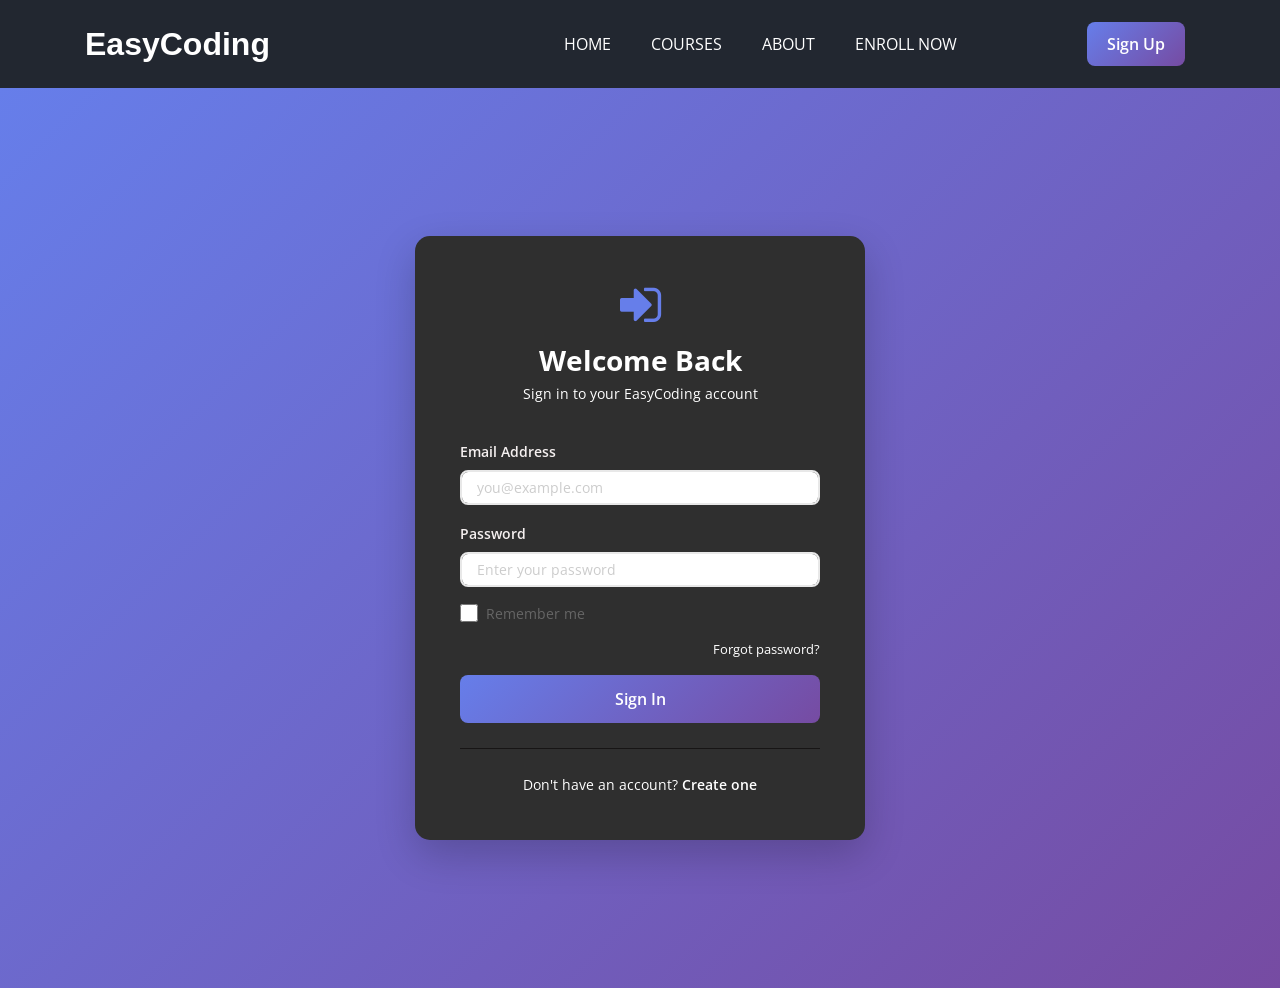
<file: login.html>
<!DOCTYPE html>
<html lang="en">
<head>
  <meta charset="utf-8" />
  <meta name="viewport" content="width=device-width, initial-scale=1" />
  <title>Login - EasyCoding</title>
  <link rel="stylesheet" href="css/bootstrap.css" />
  <link rel="stylesheet" href="css/font-awesome.min.css" />
  <link rel="stylesheet" href="css/style.css" />
  <style>
    .auth-page {
      min-height: 100vh;
      display: flex;
      align-items: center;
      justify-content: center;
      background: linear-gradient(135deg, #667eea 0%, #764ba2 100%);
      padding: 20px;
    }
    
    .auth-card {
      background: rgb(47, 47, 47);
      border-radius: 15px;
      box-shadow: 0 15px 40px rgba(0, 0, 0, 0.2);
      padding: 45px;
      max-width: 450px;
      width: 100%;
      animation: slideUp 0.5s ease-out;
    }
    
    @keyframes slideUp {
      from {
        opacity: 0;
        transform: translateY(30px);
      }
      to {
        opacity: 1;
        transform: translateY(0);
      }
    }
    
    .auth-header {
      text-align: center;
      margin-bottom: 35px;
    }
    
    .auth-icon {
      font-size: 48px;
      color: #667eea;
      margin-bottom: 15px;
      display: block;
    }
    
    .auth-header h1 {
      font-size: 28px;
      color: #333;
      margin-bottom: 5px;
      font-weight: 700;
    }
    
    .auth-header p {
      color: #999;
      font-size: 14px;
      margin: 0;
    }
    
    .form-group label {
      color: #f5f0f0;
      font-weight: 600;
      margin-bottom: 8px;
      font-size: 14px;
    }
    
    .form-control {
      border: 2px solid #e8e8e8;
      border-radius: 8px;
      padding: 12px 15px;
      font-size: 14px;
      transition: all 0.3s ease;
    }
    
    .form-control:focus {
      border-color: #667eea;
      box-shadow: 0 0 0 3px rgba(102, 126, 234, 0.1);
    }
    
    .form-control::placeholder {
      color: #ccc;
    }
    
    .btn-login {
      background: linear-gradient(135deg, #667eea 0%, #764ba2 100%);
      border: none;
      color: white;
      padding: 12px 20px;
      border-radius: 8px;
      font-weight: 600;
      width: 100%;
      margin-top: 15px;
      transition: all 0.3s ease;
      font-size: 16px;
    }
    
    .btn-login:hover {
      transform: translateY(-2px);
      box-shadow: 0 8px 20px rgba(102, 126, 234, 0.3);
      color: white;
    }
    
    .btn-login:active {
      transform: translateY(0);
    }
    
    .auth-footer {
      text-align: center;
      margin-top: 25px;
      padding-top: 25px;
      border-top: 1px solid #171515;
    }
    
    .auth-footer p {
      color: #666;
      font-size: 14px;
      margin: 0;
    }
    
    .auth-footer a {
      color: #667eea;
      text-decoration: none;
      font-weight: 600;
      transition: color 0.3s ease;
    }
    
    .auth-footer a:hover {
      color: #764ba2;
      text-decoration: underline;
    }
    
    .remember-me {
      display: flex;
      align-items: center;
      margin-top: 15px;
    }
    
    .remember-me input[type="checkbox"] {
      margin-right: 8px;
      width: 18px;
      height: 18px;
      cursor: pointer;
    }
    
    .remember-me label {
      color: #666;
      font-size: 14px;
      margin: 0;
      font-weight: 400;
      cursor: pointer;
    }
    
    .forgot-password {
      text-align: right;
      margin-top: 12px;
    }
    
    .forgot-password a {
      color: #667eea;
      text-decoration: none;
      font-size: 13px;
      transition: color 0.3s ease;
    }
    
    .forgot-password a:hover {
      color: #764ba2;
      text-decoration: underline;
    }
    
    /* Navbar styling for auth pages */
    .header_section {
      padding: 15px 0;
    }
    
    .header_section .navbar-brand span {
      font-weight: bold;
      font-size: 32px;
      color: #ffffff;
    }
    
    .header_section .nav-link {
      color: #120e0e !important;
      padding: 5px 20px;
      text-transform: uppercase;
      border-radius: 5px;
      transition: all 0.3s;
    }
    
    .header_section .nav-link:hover {
      color: #667eea !important;
      background-color: black;
      margin-left: 10px;
    }
    
    .header_section .order_online {
      background: linear-gradient(135deg, #667eea 0%, #764ba2 100%);
      color: black;
      padding: 8px 15px;
      border-radius: 5px;
      text-decoration: none;
      transition: all 0.3s;
    }
    
    .header_section .order_online:hover {
      transform: translateY(-2px);
      box-shadow: 0 5px 15px rgba(102, 126, 234, 0.3);
      color: black !important;
    }
    
    @media (max-width: 576px) {
      .auth-card {
        padding: 30px 20px;
      }
      
      .auth-header h1 {
        font-size: 24px;
      }
      
      .auth-icon {
        font-size: 40px;
      }
    }

    


  </style>
</head>
<body>
  <!-- header section -->
  <header class="header_section" style="position: relative; z-index: 1000; background: rgba(34, 40, 49, 0.95);">
    <div class="container">
      <nav class="navbar navbar-expand-lg custom_nav-container">
        <a class="navbar-brand" href="index.html">
          <span>EasyCoding</span>
        </a>
        <button class="navbar-toggler" type="button" data-toggle="collapse" data-target="#navbarSupportedContent" aria-controls="navbarSupportedContent" aria-expanded="false" aria-label="Toggle navigation">
          <span class=""></span>
        </button>
        <div class="collapse navbar-collapse" id="navbarSupportedContent">
          <ul class="navbar-nav mx-auto">
            <li class="nav-item">
              <a style="color: white !important;" class="nav-link" href="index.html">Home</a>
            </li>
            <li class="nav-item">
              <a style="color: white !important;" class="nav-link" href="menu.html">Courses</a>
            </li>
            <li class="nav-item">
              <a style="color: white !important;" class="nav-link" href="about.html">About</a>
            </li>
            <li class="nav-item">
              <a style="color: white !important;" class="nav-link" href="book.html">Enroll Now</a>
            </li>
          </ul>
          <div class="user_option">
            <a href="signup.html" class="order_online" aria-label="Sign up">Sign Up</a>
          </div>
        </div>
      </nav>
    </div>
  </header>
  <!-- end header section -->
  
  <div class="auth-page">
    <div class="auth-card">
      <div class="auth-header">
        <i class="auth-icon fa fa-sign-in" aria-hidden="true"></i>
        <h1>Welcome Back</h1>
        <p>Sign in to your EasyCoding account</p>
      </div>
      
      <form action="#" method="post" aria-label="Login form">
        <div class="form-group">
          <label for="email">Email Address</label>
          <input 
            id="email" 
            name="email" 
            type="email" 
            class="form-control" 
            placeholder="you@example.com" 
            required
            aria-required="true"
          >
        </div>
        
        <div class="form-group">
          <label for="password">Password</label>
          <input 
            id="password" 
            name="password" 
            type="password" 
            class="form-control" 
            placeholder="Enter your password" 
            required
            aria-required="true"
          >
        </div>
        
        <div class="remember-me">
          <input type="checkbox" id="remember" name="remember" aria-label="Remember me">
          <label for="remember">Remember me</label>
        </div>
        
        <div class="forgot-password">
          <a href="#" aria-label="Forgot password">Forgot password?</a>
        </div>
        
        <button type="submit" class="btn btn-login" aria-label="Sign in button">Sign In</button>
      </form>
      
      <div class="auth-footer">
        <p>Don't have an account? <a href="signup.html" aria-label="Go to signup page">Create one</a></p>
      </div>
    </div>
  </div>

  <script src="js/jquery-3.4.1.min.js"></script>
  <script src="js/bootstrap.js"></script>
</body>
</html>
</file>
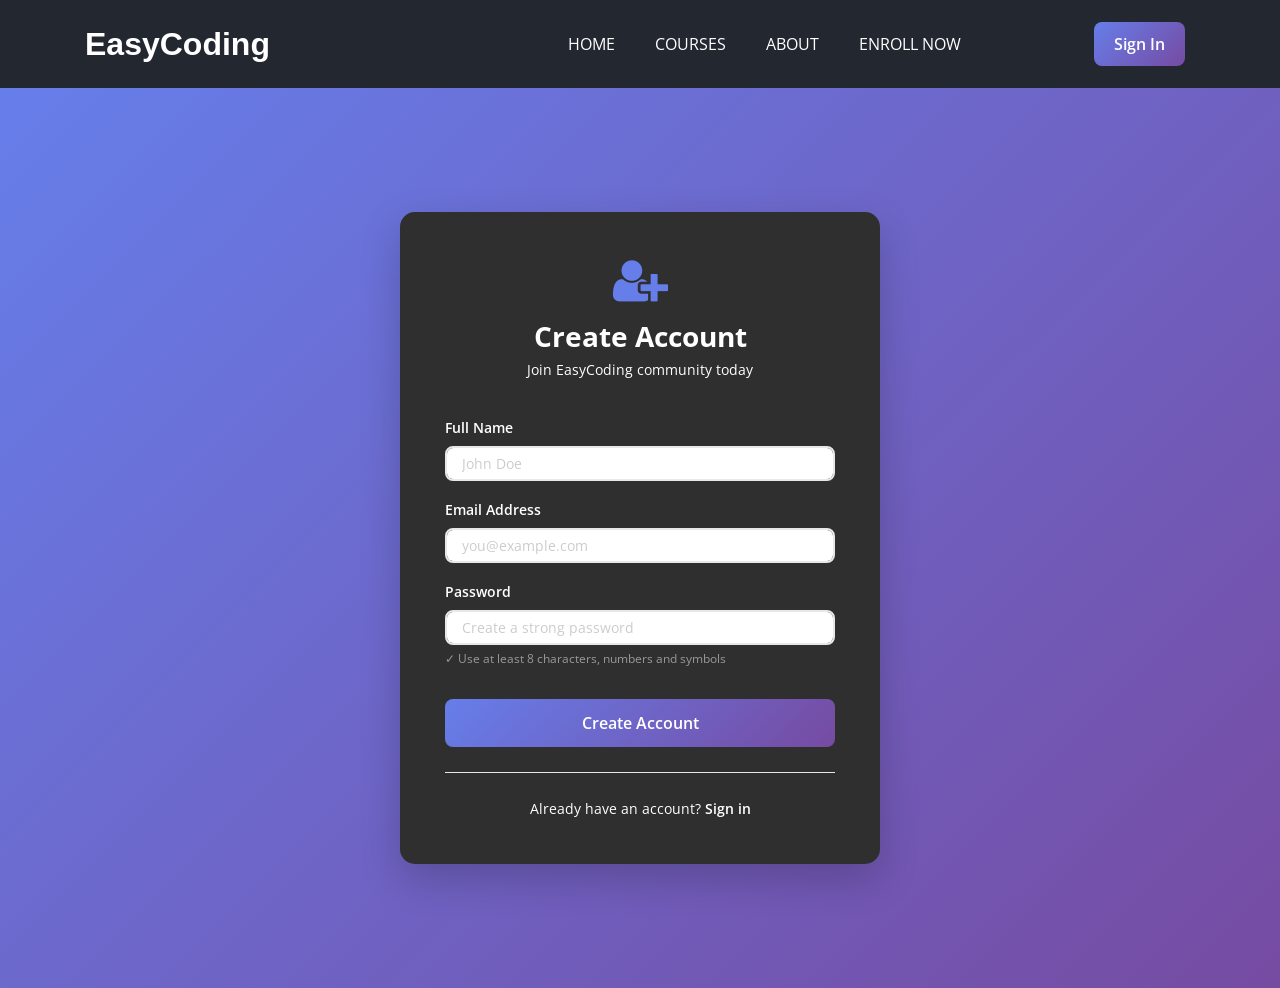
<file: signup.html>
<!DOCTYPE html>
<html lang="en">
<head>
  <meta charset="utf-8" />
  <meta name="viewport" content="width=device-width, initial-scale=1" />
  <title>Sign Up - EasyCoding</title>
  <link rel="stylesheet" href="css/bootstrap.css" />
  <link rel="stylesheet" href="css/font-awesome.min.css" />
  <link rel="stylesheet" href="css/style.css" />
  <style>
    .auth-page {
      min-height: 100vh;
      display: flex;
      align-items: center;
      justify-content: center;
      background: linear-gradient(135deg, #667eea 0%, #764ba2 100%);
      padding: 20px;
    }
    
    .auth-card {
      background: rgb(47, 47, 47);
      border-radius: 15px;
      box-shadow: 0 15px 40px rgba(0, 0, 0, 0.2);
      padding: 45px;
      max-width: 480px;
      width: 100%;
      animation: slideUp 0.5s ease-out;
    }
    
    @keyframes slideUp {
      from {
        opacity: 0;
        transform: translateY(30px);
      }
      to {
        opacity: 1;
        transform: translateY(0);
      }
    }
    
    .auth-header {
      text-align: center;
      margin-bottom: 35px;
    }
    
    .auth-icon {
      font-size: 48px;
      color: #667eea;
      margin-bottom: 15px;
      display: block;
    }
    
    .auth-header h1 {
      font-size: 28px;
      color: #333;
      margin-bottom: 5px;
      font-weight: 700;
    }
    
    .auth-header p {
      color: #999;
      font-size: 14px;
      margin: 0;
    }
    
    .form-group label {
      color: white;
      font-weight: 600;
      margin-bottom: 8px;
      font-size: 14px;
    }
    
    .form-control {
      border: 2px solid #e8e8e8;
      border-radius: 8px;
      padding: 12px 15px;
      font-size: 14px;
      transition: all 0.3s ease;
    }
    
    .form-control:focus {
      border-color: #667eea;
      box-shadow: 0 0 0 3px rgba(102, 126, 234, 0.1);
    }
    
    .form-control::placeholder {
      color: #ccc;
    }
    
    .btn-signup {
      background: linear-gradient(135deg, #667eea 0%, #764ba2 100%);
      border: none;
      color: white;
      padding: 12px 20px;
      border-radius: 8px;
      font-weight: 600;
      width: 100%;
      margin-top: 15px;
      transition: all 0.3s ease;
      font-size: 16px;
    }
    
    .btn-signup:hover {
      transform: translateY(-2px);
      box-shadow: 0 8px 20px rgba(102, 126, 234, 0.3);
      color: white;
    }
    
    .btn-signup:active {
      transform: translateY(0);
    }
    
    .auth-footer {
      text-align: center;
      margin-top: 25px;
      padding-top: 25px;
      border-top: 1px solid #e8e8e8;
    }
    
    .auth-footer p {
      color: #666;
      font-size: 14px;
      margin: 0;
    }
    
    .auth-footer a {
      color: #667eea;
      text-decoration: none;
      font-weight: 600;
      transition: color 0.3s ease;
    }
    
    .auth-footer a:hover {
      color: #764ba2;
      text-decoration: underline;
    }
    
    .password-hint {
      font-size: 12px;
      color: #999;
      margin-top: 5px;
    }
    
    /* Navbar styling for auth pages */
    .header_section {
      padding: 15px 0;
    }
    
    .header_section .navbar-brand span {
      font-weight: bold;
      font-size: 32px;
      color: #ffffff;
    }
    
    .header_section .nav-link {
      color: #ffffff !important;
      padding: 5px 20px;
      text-transform: uppercase;
      border-radius: 5px;
      transition: all 0.3s;
    }
    
    .header_section .nav-link:hover {
      color: #667eea !important;
      background-color: white;
      margin-left: 10px;
    }
    
    .header_section .order_online {
      background: linear-gradient(135deg, #667eea 0%, #764ba2 100%);
      color: white;
      padding: 8px 15px;
      border-radius: 5px;
      text-decoration: none;
      transition: all 0.3s;
    }
    
    .header_section .order_online:hover {
      transform: translateY(-2px);
      box-shadow: 0 5px 15px rgba(102, 126, 234, 0.3);
      color: white;
    }
    
    @media (max-width: 576px) {
      .auth-card {
        padding: 30px 20px;
      }
      
      .auth-header h1 {
        font-size: 24px;
      }
      
      .auth-icon {
        font-size: 40px;
      }
    }

    /* Dark Mode CSS Variables */
    :root {
      --bg-color: #ffffff;
      --text-color: #333333;
      --secondary-text: #666666;
      --border-color: #e8e8e8;
      --card-bg: #ffffff;
      --header-bg: rgba(255, 255, 255, 0.95);
      --shadow: rgba(0, 0, 0, 0.08);
    }

    body.dark-mode {
      --bg-color: #1a1a1a;
      --text-color: #e8e8e8;
      --secondary-text: #b0b0b0;
      --border-color: #333333;
      --card-bg: #2a2a2a;
      --header-bg: rgba(26, 26, 26, 0.95);
      --shadow: rgba(0, 0, 0, 0.3);
    }

    body {
      background-color: var(--bg-color);
      color: var(--text-color);
      transition: background-color 0.3s ease, color 0.3s ease;
    }

    body.dark-mode .auth-card {
      background-color: var(--card-bg);
      color: var(--text-color);
      box-shadow: 0 10px 40px var(--shadow);
    }

    body.dark-mode .auth-header h1 {
      color: var(--text-color);
    }

    body.dark-mode .auth-header p {
      color: var(--secondary-text);
    }


  </style>
</head>
<body>
  <!-- header section -->
  <header class="header_section" style="position: relative; z-index: 1000; background: rgba(34, 40, 49, 0.95);">
    <div class="container">
      <nav class="navbar navbar-expand-lg custom_nav-container">
        <a class="navbar-brand" href="index.html">
          <span>EasyCoding</span>
        </a>
        <button class="navbar-toggler" type="button" data-toggle="collapse" data-target="#navbarSupportedContent" aria-controls="navbarSupportedContent" aria-expanded="false" aria-label="Toggle navigation">
          <span class=""></span>
        </button>
        <div class="collapse navbar-collapse" id="navbarSupportedContent">
          <ul class="navbar-nav mx-auto">
            <li class="nav-item">
              <a class="nav-link" href="index.html">Home</a>
            </li>
            <li class="nav-item">
              <a class="nav-link" href="menu.html">Courses</a>
            </li>
            <li class="nav-item">
              <a class="nav-link" href="about.html">About</a>
            </li>
            <li class="nav-item">
              <a class="nav-link" href="book.html">Enroll Now</a>
            </li>
          </ul>
          <div class="user_option">
            <a href="login.html" class="order_online" aria-label="Sign in">Sign In</a>
          </div>
        </div>
      </nav>
    </div>
  </header>
  <!-- end header section -->
  
  <div class="auth-page">
    <div class="auth-card">
      <div class="auth-header">
        <i class="auth-icon fa fa-user-plus" aria-hidden="true"></i>
        <h1>Create Account</h1>
        <p>Join EasyCoding community today</p>
      </div>
      
      <form action="#" method="post" aria-label="Signup form">
        <div class="form-group">
          <label for="name">Full Name</label>
          <input 
            id="name" 
            name="name" 
            type="text" 
            class="form-control" 
            placeholder="John Doe" 
            required
            aria-required="true"
          >
        </div>
        
        <div class="form-group">
          <label for="email">Email Address</label>
          <input 
            id="email" 
            name="email" 
            type="email" 
            class="form-control" 
            placeholder="you@example.com" 
            required
            aria-required="true"
          >
        </div>
        
        <div class="form-group">
          <label for="password">Password</label>
          <input 
            id="password" 
            name="password" 
            type="password" 
            class="form-control" 
            placeholder="Create a strong password" 
            required
            aria-required="true"
          >
          <div class="password-hint">✓ Use at least 8 characters, numbers and symbols</div>
        </div>
        
        <button type="submit" class="btn btn-signup" aria-label="Sign up button">Create Account</button>
      </form>
      
      <div class="auth-footer">
        <p>Already have an account? <a href="login.html" aria-label="Go to login page">Sign in</a></p>
      </div>
    </div>
  </div>

  <script src="js/jquery-3.4.1.min.js"></script>
  <script src="js/bootstrap.js"></script>
</body>
</html>
</file>
<file: css/style.css>
@import url("https://fonts.googleapis.com/css2?family=Dancing+Script:wght@400;500;600;700&family=Open+Sans:wght@400;600;700&display=swap");

/* Global Text Color Override */
/* * {
  color: #ffffff !important;
} */

/* CSS Variables for EasyCoding Theme */
:root {
  --primary-gradient: linear-gradient(135deg, #667eea 0%, #764ba2 100%);
  --primary-back:linear-gradient(135deg, #667eea 0%, #764ba2 100%);
  --primary-color: #667eea;
  --secondary-color: #764ba2;
  --accent-color: #ffbe33;
  --dark-bg: #222831;
  --text-dark: #333333;
  --text-light: #666666;
  --text-muted: #999999;
  --border-color: #e8e8e8;
  --shadow-sm: 0 5px 15px rgba(0, 0, 0, 0.08);
  --shadow-md: 0 8px 20px rgba(102, 126, 234, 0.3);
  --shadow-lg: 0 15px 35px rgba(0, 0, 0, 0.15);
  --transition: all 0.3s ease;
  --border-radius: 8px;
  --border-radius-lg: 12px;
}

body {
  font-family: "Open Sans", sans-serif;
  color: #ffffff !important;
  /* background-color: #3292ff !important; */
  background-color: #222831 !important;
  overflow-x: hidden;
}

.layout_padding {
  padding: 90px 0;
}

.layout_padding2 {
  padding: 75px 0;
}

.layout_padding2-top {
  padding-top: 75px;
}

.layout_padding2-bottom {
  padding-bottom: 75px;
}

.layout_padding-top {
  padding-top: 90px;
}

.layout_padding-bottom {
  padding-bottom: 90px;
}

h1,
h2,
h3,
h4,
h5,
h6,
p {
  color: #ffffff !important;
}

.heading_container {
  display: -webkit-box;
  display: -ms-flexbox;
  display: flex;
  -webkit-box-orient: vertical;
  -webkit-box-direction: normal;
      -ms-flex-direction: column;
          flex-direction: column;
  -webkit-box-align: start;
      -ms-flex-align: start;
          align-items: flex-start;
}

.heading_container h2 {
  position: relative;
  margin-bottom: 0;
  font-size: 2.5rem;
  font-weight: bold;
}

.heading_container h2 span {
  color: var(--primary-color);
}

.heading_container p {
  margin-top: 10px;
  margin-bottom: 0;
}

.heading_container.heading_center {
  -webkit-box-align: center;
      -ms-flex-align: center;
          align-items: center;
  text-align: center;
}

a,
a:hover,
a:focus {
  text-decoration: none;
  color: #ffffff !important;
}

a:hover,
a:focus {
  font-weight: bold;
}

.btn,
.btn:focus {
  outline: none !important;
  -webkit-box-shadow: none;
          box-shadow: none;
}

/*header section*/
.hero_area {
  position: relative;
  min-height: 100vh;
  display: -webkit-box;
  display: -ms-flexbox;
  display: flex;
  -webkit-box-orient: vertical;
  -webkit-box-direction: normal;
      -ms-flex-direction: column;
          flex-direction: column;
}

.bg-box {
  position: absolute;
  top: 0;
  left: 0;
  width: 100%;
  height: 100%;
}

.bg-box img {
  width: 100%;
  height: 100%;
  -o-object-fit: cover;
     object-fit: cover;
}

.sub_page .hero_area {
  min-height: auto;
}

.sub_page .hero_area .bg-box {
  position: absolute;
  top: 0;
  left: 0;
  width: 100%;
  height: 100%;
}

.sub_page .hero_area .bg-box img {
  width: 100%;
  height: 100%;
  -o-object-fit: cover;
     object-fit: cover;
  -o-object-position: right top;
     object-position: right top;
}

.header_section {
  padding: 15px 0;
}

.header_section .container-fluid {
  padding-right: 25px;
  padding-left: 25px;
}

.navbar-brand {
    font-family:'Franklin Gothic Medium', 'Arial Narrow', Arial, sans-serif;
}

.navbar-brand span {
  font-weight: bold;
  font-size: 32px;
  color: #ffffff;
}

.custom_nav-container {
  padding: 0;
}

.custom_nav-container .navbar-nav {
  padding-left: 18%;
}

.custom_nav-container .navbar-nav .nav-item .nav-link {
  padding: 5px 20px;
  color: #000000;
  text-align: center;
  text-transform: uppercase;
  border-radius: 5px;
  -webkit-transition: all 0.3s;
  transition: all 0.3s;
}

.custom_nav-container .navbar-nav .nav-item:hover .nav-link, .custom_nav-container .navbar-nav .nav-item.active .nav-link {
  color: black !important;
  background-color: var(--primary-color);
  margin-left: 10px;
}

.custom_nav-container .nav_search-btn {
  width: auto;
  height: auto;
  padding: 0;
  border: none;
  color: #ffffff;
  margin: 0 10px;
}

.custom_nav-container .nav_search-btn:hover {
  color: var(--primary-color);
}

.user_option {
  display: -webkit-box;
  display: -ms-flexbox;
  display: flex;
  -webkit-box-align: center;
      -ms-flex-align: center;
          align-items: center;
}

.user_option a {
  margin: 0 10px;
}

.user_option .order_online {
  display: inline-block;
  padding: 8px 10px;
  background-color: rgb(189, 189, 251);
  color: white;
  border-radius: 5px;
  -webkit-transition: all 0.3s;
  transition: all 0.3s;
  border: none;
}

.user_option .order_online:hover {
  color: white;
  background-color: var(--primary-color);
}

.custom_nav-container .navbar-toggler {
  outline: none;
}

.custom_nav-container .navbar-toggler {
  padding: 0;
  width: 37px;
  height: 42px;
  -webkit-transition: all 0.3s;
  transition: all 0.3s;
}

.custom_nav-container .navbar-toggler span {
  display: block;
  width: 35px;
  height: 4px;
  background-color: #ffffff;
  margin: 7px 0;
  -webkit-transition: all 0.3s;
  transition: all 0.3s;
  position: relative;
  border-radius: 5px;
  transition: all 0.3s;
}

.custom_nav-container .navbar-toggler span::before, .custom_nav-container .navbar-toggler span::after {
  content: "";
  position: absolute;
  left: 0;
  height: 100%;
  width: 100%;
  background-color: #ffffff;
  top: -10px;
  border-radius: 5px;
  -webkit-transition: all 0.3s;
  transition: all 0.3s;
}

.custom_nav-container .navbar-toggler span::after {
  top: 10px;
}

.custom_nav-container .navbar-toggler[aria-expanded="true"] {
  -webkit-transform: rotate(360deg);
          transform: rotate(360deg);
}

.custom_nav-container .navbar-toggler[aria-expanded="true"] span {
  -webkit-transform: rotate(45deg);
          transform: rotate(45deg);
}

.custom_nav-container .navbar-toggler[aria-expanded="true"] span::before, .custom_nav-container .navbar-toggler[aria-expanded="true"] span::after {
  -webkit-transform: rotate(90deg);
          transform: rotate(90deg);
  top: 0;
}

/*end header section*/
/* slider section */
.slider_section {
  -webkit-box-flex: 1;
      -ms-flex: 1;
          flex: 1;
  display: -webkit-box;
  display: -ms-flexbox;
  display: flex;
  -webkit-box-align: center;
      -ms-flex-align: center;
          align-items: center;
  position: relative;
  padding: 45px 0 75px 0;
}

.slider_section .row {
  -webkit-box-align: center;
      -ms-flex-align: center;
          align-items: center;
}

.slider_section #customCarousel1 {
  width: 100%;
  position: unset;
}

.slider_section .detail-box {
  color:white;
  margin-bottom: 145px;
}

.slider_section .detail-box h1 {
  color: #ffffff !important;
  font-size: 3.5rem;
  font-weight: bold;
  margin-bottom: 15px;
}

.slider_section .detail-box p {
  font-size: 14px;
  color: #ffffff !important;
}

.slider_section .detail-box a {
  display: inline-block;
  padding: 10px 45px;
  background: var(--primary-gradient);
  color: #ffffff;
  border-radius: 45px;
  -webkit-transition: var(--transition);
  transition: var(--transition);
  border: none;
  margin-top: 10px;
  font-weight: 600;
}

.slider_section .detail-box a:hover {
  background-color: white;
  color: white;
  transform: translateY(-2px);
  box-shadow: var(--shadow-md);
}

.slider_section .img-box {
  display: -webkit-box;
  display: -ms-flexbox;
  display: flex;
  -webkit-box-pack: center;
      -ms-flex-pack: center;
          justify-content: center;
  -webkit-box-align: center;
      -ms-flex-align: center;
          align-items: center;
  padding: 20px;
}

.slider_section .img-box img {
  width: 100%;
  max-width: 500px;
  height: auto;
  border-radius: 12px;
  box-shadow: 0 10px 30px rgba(0, 0, 0, 0.2);
  -webkit-transition: all 0.3s;
  transition: all 0.3s;
}

.slider_section .img-box img:hover {
  transform: scale(1.05);
  box-shadow: 0 15px 40px rgba(0, 0, 0, 0.3);
}

.slider_section .carousel-indicators {
  position: unset;
  margin: 0;
  -webkit-box-pack: start;
      -ms-flex-pack: start;
          justify-content: flex-start;
  -webkit-box-align: center;
      -ms-flex-align: center;
          align-items: center;
}

.slider_section .carousel-indicators li {
  background-color: #ffffff;
  width: 12px;
  height: 12px;
  border-radius: 100%;
  opacity: 1;
}

.slider_section .carousel-indicators li.active {
  width: 20px;
  height: 20px;
  background-color: var(--primary-color);
}

.offer_section {
  position: relative;
  padding-top: 45px;
}

.offer_section .box {
  display: -webkit-box;
  display: -ms-flexbox;
  display: flex;
  -webkit-box-align: center;
      -ms-flex-align: center;
          align-items: center;
  margin-top: 45px;
  border-radius: 5px;
  padding: 20px 15px;
  background-color: #222831;
  color: #ffffff;
}

.offer_section .box .img-box {
  width: 175px;
  min-width: 175px;
  height: 175px;
  margin-right: 15px;
  position: relative;
  -webkit-transition: all 0.1 0.5s;
  transition: all 0.1 0.5s;
  border-radius: 100%;
  border: 5px solid #ffbe33;
  overflow: hidden;
}

.offer_section .box .img-box img {
  width: 100%;
  -webkit-transition: all .2s;
  transition: all .2s;
}

.offer_section .box .detail-box h5 {
  font-family: 'Dancing Script', cursive;
  font-size: 24px;
  margin: 0;
}

.offer_section .box .detail-box h6 {
  font-family: 'Dancing Script', cursive;
  margin: 10px 0;
}

.offer_section .box .detail-box h6 span {
  font-size: 2.5rem;
  font-weight: bold;
}

.offer_section .box .detail-box a {
  display: inline-block;
  padding: 10px 30px;
  background-color: #ffbe33;
  color: #ffffff;
  border-radius: 45px;
  -webkit-transition: all 0.3s;
  transition: all 0.3s;
  border: none;
}

.offer_section .box .detail-box a:hover {
  background-color: #e69c00;
}

.offer_section .box .detail-box a svg {
  width: 20px;
  height: auto;
  margin-left: 5px;
  fill: #ffffff;
}

.offer_section .box:hover .img-box img {
  -webkit-transform: scale(1.1);
          transform: scale(1.1);
}

.food_section .filters_menu {
  padding: 0;
  display: -webkit-box;
  display: -ms-flexbox;
  display: flex;
  -ms-flex-wrap: wrap;
      flex-wrap: wrap;
  -webkit-box-pack: center;
      -ms-flex-pack: center;
          justify-content: center;
  list-style-type: none;
  margin: 45px 0 20px 0;
}

.food_section .filters_menu li {
  padding: 7px 25px;
  cursor: pointer;
  border-radius: 25px;
}

.food_section .filters_menu li.active {
  background: var(--primary-gradient);
  color: #ffffff;
  box-shadow: var(--shadow-sm);
}

.food_section .box {
  position: relative;
  margin-top: 25px;
  background-color: #ffffff;
  border-radius: var(--border-radius-lg);
  color: #ffffff;
  overflow: hidden;
  background: linear-gradient(to bottom, #f1f2f3 25px, var(--dark-bg) 25px);
  transition: var(--transition);
  box-shadow: var(--shadow-sm);
}

.food_section .box:hover {
  transform: translateY(-5px);
  box-shadow: var(--shadow-lg);
}

.food_section .box .img-box {
  background: #f1f2f3;
  display: -webkit-box;
  display: -ms-flexbox;
  display: flex;
  -webkit-box-pack: center;
      -ms-flex-pack: center;
          justify-content: center;
  -webkit-box-align: center;
      -ms-flex-align: center;
          align-items: center;
  height: 215px;
  border-radius: 0 0 0 45px;
  margin: -1px;
  padding: 25px;
}

.food_section .box .img-box img {
  max-width: 100%;
  max-height: 145px;
  -webkit-transition: all .2s;
  transition: all .2s;
}

.food_section .box .detail-box {
  padding: 25px;
}

.food_section .box .detail-box h5 {
  font-weight: 600;
}

.food_section .box .detail-box p {
  font-size: 15px;
}

.food_section .box .detail-box h6 {
  margin-top: 10px;
}

.food_section .box .options {
  display: -webkit-box;
  display: -ms-flexbox;
  display: flex;
  -webkit-box-pack: justify;
      -ms-flex-pack: justify;
          justify-content: space-between;
}

.food_section .box .options a {
  width: 40px;
  height: 40px;
  border-radius: 100%;
  background: var(--accent-color);
  display: -webkit-box;
  display: -ms-flexbox;
  display: flex;
  -webkit-box-pack: center;
      -ms-flex-pack: center;
          justify-content: center;
  -webkit-box-align: center;
      -ms-flex-align: center;
          align-items: center;
  transition: var(--transition);
}

.food_section .box .options a:hover {
  background: var(--primary-gradient);
  transform: scale(1.1);
}

.food_section .box .options a svg {
  width: 18px;
  height: auto;
  fill: #ffffff;
}

.food_section .box:hover .img-box img {
  -webkit-transform: scale(1.1);
          transform: scale(1.1);
}

/* Performance optimizations */
* {
  -webkit-font-smoothing: antialiased;
  -moz-osx-font-smoothing: grayscale;
}

img {
  image-rendering: -webkit-optimize-contrast;
  image-rendering: crisp-edges;
}

/* Smooth transitions for better UX */
a, button, .btn {
  transition: var(--transition);
}

/* Focus styles for accessibility */
a:focus-visible,
button:focus-visible,
input:focus-visible,
select:focus-visible,
textarea:focus-visible {
  outline: 2px solid var(--primary-color);
  outline-offset: 2px;
}

.food_section .btn-box {
  display: -webkit-box;
  display: -ms-flexbox;
  display: flex;
  -webkit-box-pack: center;
      -ms-flex-pack: center;
          justify-content: center;
  margin-top: 45px;
}

.food_section .btn-box a {
  display: inline-block;
  padding: 10px 55px;
  background-color: #ffbe33;
  color: #ffffff;
  border-radius: 45px;
  -webkit-transition: all 0.3s;
  transition: all 0.3s;
  border: none;
}

.food_section .btn-box a:hover {
  background-color: #e69c00;
}

.about_section {
  background: var(--dark-bg);
  color: #ffffff;
}

.about_section .row {
  -webkit-box-align: center;
      -ms-flex-align: center;
          align-items: center;
}

.about_section .img-box {
  position: relative;
  display: -webkit-box;
  display: -ms-flexbox;
  display: flex;
  -webkit-box-pack: center;
      -ms-flex-pack: center;
          justify-content: center;
}

.about_section .img-box img {
  width: 100%;
  max-width: 445px;
  position: relative;
  z-index: 2;
}

.about_section .detail-box p {
  margin-top: 15px;
}

.about_section .detail-box a {
  display: inline-block;
  padding: 10px 45px;
  background-color: #ffbe33;
  color: #ffffff;
  border-radius: 45px;
  -webkit-transition: all 0.3s;
  transition: all 0.3s;
  border: none;
  margin-top: 15px;
}

.about_section .detail-box a:hover {
  background-color: #e69c00;
}

.book_section {
  position: relative;
}

.book_section .heading_container {
  margin-bottom: 25px;
}

.book_section .form_container .form-control {
  width: 100%;
  border: none;
  height: 50px;
  margin-bottom: 25px;
  padding-left: 25px;
  border: 1px solid #999;
  outline: none;
  color: #000000;
  border-radius: 5px;
  outline: none;
  -webkit-box-shadow: none;
          box-shadow: none;
}

.book_section .form_container .form-control::-webkit-input-placeholder {
  color: #000000;
}

.book_section .form_container .form-control:-ms-input-placeholder {
  color: #000000;
}

.book_section .form_container .form-control::-ms-input-placeholder {
  color: #000000;
}

.book_section .form_container .form-control::placeholder {
  color: #000000;
}

.book_section .form_container .nice-select .current {
  font-size: 16px;
}

.book_section .form_container button {
  margin-top: 15px;
  border: none;
  text-transform: uppercase;
  display: inline-block;
  padding: 10px 55px;
  background-color: #ffbe33;
  color: #ffffff;
  border-radius: 45px;
  -webkit-transition: all 0.3s;
  transition: all 0.3s;
  border: none;
}

.book_section .form_container button:hover {
  background-color: #e69c00;
}

.book_section .map_container {
  width: 100%;
  height: 345px;
  border-radius: 10px;
  overflow: hidden;
}

.book_section .map_container #googleMap {
  height: 100%;
  min-height: 100%;
  width: 100%;
}

/* client section start */
.client_section .heading_container {
  margin-bottom: 30px;
}

.client_section .box {
  display: -webkit-box;
  display: -ms-flexbox;
  display: flex;
  -webkit-box-orient: vertical;
  -webkit-box-direction: normal;
      -ms-flex-direction: column;
          flex-direction: column;
  margin: 15px;
}

.client_section .box .img-box {
  position: relative;
  display: -webkit-box;
  display: -ms-flexbox;
  display: flex;
  -webkit-box-pack: center;
      -ms-flex-pack: center;
          justify-content: center;
  -webkit-box-align: center;
      -ms-flex-align: center;
          align-items: center;
  width: 115px;
  position: relative;
  margin-top: 30px;
}

.client_section .box .img-box img {
  border-radius: 100%;
  border: 5px solid #ffbe33;
  position: relative;
}

.client_section .box .img-box::before {
  content: "";
  position: absolute;
  left: 50%;
  top: 0;
  width: 20px;
  height: 20px;
  background-color: #ffbe33;
  -webkit-transform: rotate(45deg) translateX(-50%);
          transform: rotate(45deg) translateX(-50%);
}

.client_section .box .detail-box {
  background-color: #222831;
  color: #ffffff;
  padding: 25px 25px 15px 25px;
  border-radius: 5px;
}

.client_section .box .detail-box h6 {
  font-weight: 600;
  font-size: 18px;
  margin: 15px 0 5px 0;
}

.client_section .box .detail-box p {
  margin-bottom: 0;
  font-size: 15px;
  margin-bottom: 10px;
}

.client_section .owl-carousel .owl-nav {
  display: -webkit-box;
  display: -ms-flexbox;
  display: flex;
  -webkit-box-pack: center;
      -ms-flex-pack: center;
          justify-content: center;
  margin-top: 45px;
  padding: 0 15px;
}

.client_section .owl-carousel .owl-nav .owl-prev,
.client_section .owl-carousel .owl-nav .owl-next {
  width: 45px;
  height: 45px;
  background-color: #ffbe33;
  color: #ffffff;
  outline: none;
  bottom: 0px;
  font-size: 24px;
  margin: 0 5px;
  border-radius: 100%;
}

/* client section end */
.contact_section .heading_container {
  margin-bottom: 45px;
}

.contact_section .form_container .form-group {
  margin-bottom: 25px;
}

.contact_section .form_container input {
  width: 100%;
  border: none;
  height: 50px;
  padding-left: 25px;
  background-color: transparent;
  border: 1px solid #ccc;
  outline: none;
  color: #000000;
  border-radius: 5px;
}

.contact_section .form_container input::-webkit-input-placeholder {
  color: #222222;
}

.contact_section .form_container input:-ms-input-placeholder {
  color: #222222;
}

.contact_section .form_container input::-ms-input-placeholder {
  color: #222222;
}

.contact_section .form_container input::placeholder {
  color: #222222;
}

.contact_section .form_container input.message-box {
  height: 120px;
  border-radius: 5px;
}

.contact_section .form_container .btn-box {
  display: -webkit-box;
  display: -ms-flexbox;
  display: flex;
  -webkit-box-pack: center;
      -ms-flex-pack: center;
          justify-content: center;
}

.contact_section .form_container button {
  margin-top: 10px;
  border: none;
  text-transform: uppercase;
  display: inline-block;
  padding: 10px 55px;
  background-color: #ffbe33;
  color: #ffffff;
  border-radius: 0px;
  -webkit-transition: all 0.3s;
  transition: all 0.3s;
  border: none;
}

.contact_section .form_container button:hover {
  background-color: #e69c00;
}

/* footer section*/
.footer_section {
  background-color: var(--dark-bg);
  color: #ffffff;
  padding: 75px 0 40px 0;
  text-align: center;
}

.footer_section h4 {
  font-size: 28px;
}

.footer_section h4,
.footer_section .footer-logo {
  font-weight: 600;
  margin-bottom: 20px;
  font-family: 'Dancing Script', cursive;
}

.footer_section p {
  color: #dbdbdb;
}

.footer_section .footer-col {
  margin-bottom: 30px;
}

.footer_section .footer_contact .contact_link_box {
  display: -webkit-box;
  display: -ms-flexbox;
  display: flex;
  -webkit-box-orient: vertical;
  -webkit-box-direction: normal;
      -ms-flex-direction: column;
          flex-direction: column;
}

.footer_section .footer_contact .contact_link_box a {
  margin: 5px 0;
  color: #ffffff;
}

.footer_section .footer_contact .contact_link_box a i {
  margin-right: 5px;
}

.footer_section .footer_contact .contact_link_box a:hover {
  color: var(--accent-color);
  transform: translateX(5px);
  transition: var(--transition);
}

.footer_section .footer-logo {
  display: block;
  font-weight: bold;
  font-size: 38px;
  line-height: 1;
  color: #ffffff;
}

.footer_section .footer_social {
  display: -webkit-box;
  display: -ms-flexbox;
  display: flex;
  -webkit-box-pack: center;
      -ms-flex-pack: center;
          justify-content: center;
  margin-top: 20px;
  margin-bottom: 10px;
}

.footer_section .footer_social a {
  display: -webkit-box;
  display: -ms-flexbox;
  display: flex;
  -webkit-box-pack: center;
      -ms-flex-pack: center;
          justify-content: center;
  -webkit-box-align: center;
      -ms-flex-align: center;
          align-items: center;
  color: #222831;
  width: 30px;
  height: 30px;
  border-radius: 100%;
  background-color: #e69c00;
  border-radius: 100%;
  margin: 0 2.5px;
  font-size: 18px;
}

.footer_section .footer_social a:hover {
  color: var(--accent-color);
  transform: translateY(-3px) scale(1.1);
  transition: var(--transition);
}

.footer_section .footer-info {
  text-align: center;
  margin-top: 25px;
}

.footer_section .footer-info p {
  color: #ffffff;
  margin: 0;
}

.footer_section .footer-info p a {
  color: inherit;
}

/* ============================================
   Enhanced Homepage Styles (from index.html)
   ============================================ */

/* Enhanced order online button */
.order_online {
  background: var(--primary-gradient) !important;
  color: white !important;
  padding: 10px 20px !important;
  border-radius: var(--border-radius) !important;
  transition: var(--transition) !important;
  font-weight: 600 !important;
  text-decoration: none !important;
  margin-left: 15px !important;
}

.order_online:hover {
  transform: translateY(-2px) !important;
  box-shadow: var(--shadow-md) !important;
  color: white !important;
}

/* Enhanced detail box styles */
.detail-box h1 {
  font-size: 48px !important;
  font-weight: 700 !important;
  margin-bottom: 20px !important;
  color: var(--text-dark) !important;
}

.detail-box p {
  font-size: 16px !important;
  line-height: 1.8 !important;
  color: var(--text-light) !important;
  margin-bottom: 30px !important;
}

/* Offer container styles */
.offer_container {
  background: linear-gradient(135deg, rgba(102, 126, 234, 0.1) 0%, rgba(118, 75, 162, 0.1) 100%);
  border-radius: var(--border-radius-lg);
  padding: 30px;
  margin: 40px 0;
  border-left: 5px solid var(--primary-color);
}

.offer_item {
  background: white;
  border-radius: 10px;
  padding: 20px;
  margin: 15px 0;
  transition: var(--transition);
  box-shadow: var(--shadow-sm);
}

.offer_item:hover {
  transform: translateY(-5px);
  box-shadow: 0 10px 25px rgba(102, 126, 234, 0.2);
}

.offer_item .add-to-cart {
  background: var(--primary-gradient);
  color: white;
  border: none;
  padding: 10px 20px;
  border-radius: 6px;
  cursor: pointer;
  transition: var(--transition);
  font-weight: 600;
  text-decoration: none;
  display: inline-block;
}

.offer_item .add-to-cart:hover {
  transform: scale(1.05);
  box-shadow: var(--shadow-md);
  color: white;
}

/* Enhanced animations */
@keyframes fadeInUp {
  from {
    opacity: 0;
    transform: translateY(30px);
  }
  to {
    opacity: 1;
    transform: translateY(0);
  }
}

.box {
  animation: fadeInUp 0.6s ease-out;
}

.box:nth-child(1) { animation-delay: 0.1s; }
.box:nth-child(2) { animation-delay: 0.2s; }
.box:nth-child(3) { animation-delay: 0.3s; }
.box:nth-child(4) { animation-delay: 0.4s; }

/* Improved course cards */
.food_section .box {
  transition: var(--transition);
  border-radius: var(--border-radius-lg);
  overflow: hidden;
}

.food_section .box:hover {
  transform: translateY(-8px);
  box-shadow: var(--shadow-lg);
}

/* Course images styling - Override default styles */
.food_section .box .img-box {
  width: 100% !important;
  height: 250px !important;
  overflow: hidden !important;
  background: #f5f5f5 !important;
  display: flex !important;
  align-items: center !important;
  justify-content: center !important;
  border-radius: 0 !important;
  margin: 0 !important;
  padding: 0 !important;
}

.food_section .box .img-box img {
  width: 100% !important;
  height: 100% !important;
  max-width: 100% !important;
  max-height: 100% !important;
  object-fit: cover !important;
  transition: transform 0.3s ease !important;
}

.food_section .box:hover .img-box img {
  transform: scale(1.1) !important;
}

/* Better form styling */
.book_section .form_container input,
.book_section .form_container textarea,
.book_section .form_container select {
  border-radius: var(--border-radius);
  border: 2px solid var(--border-color);
  transition: var(--transition);
}

.book_section .form_container input:focus,
.book_section .form_container textarea:focus,
.book_section .form_container select:focus {
  border-color: var(--primary-color);
  box-shadow: 0 0 0 3px rgba(102, 126, 234, 0.1);
  outline: none;
}

/* Enhanced testimonials */
.client_section .box {
  background: white;
  border-radius: var(--border-radius-lg);
  padding: 30px;
  box-shadow: var(--shadow-sm);
  transition: var(--transition);
}

.client_section .box:hover {
  transform: translateY(-5px);
  box-shadow: 0 10px 30px rgba(0, 0, 0, 0.12);
}

/* Smooth scroll */
html {
  scroll-behavior: smooth;
}

/* Notification animation */
@keyframes slideInRight {
  from {
    transform: translateX(100%);
    opacity: 0;
  }
  to {
    transform: translateX(0);
    opacity: 1;
  }
}

@keyframes slideOutRight {
  from {
    transform: translateX(0);
    opacity: 1;
  }
  to {
    transform: translateX(100%);
    opacity: 0;
  }
}

/* Loading animation for images */
img {
  transition: opacity 0.3s ease;
}

/* Skip to main content link */
.skip-to-main {
  position: absolute;
  left: -9999px;
  z-index: 9999;
  padding: 1em;
  background: var(--primary-color);
  color: white;
  text-decoration: none;
  border-radius: 0 0 4px 0;
}

.skip-to-main:focus {
  position: fixed;
  top: 0;
  left: 0;
}

/* Screen reader only class */
.sr-only {
  position: absolute;
  width: 1px;
  height: 1px;
  padding: 0;
  margin: -1px;
  overflow: hidden;
  clip: rect(0, 0, 0, 0);
  white-space: nowrap;
  border-width: 0;
}

/* Enhanced heading with gradient */
.heading_container h2 {
  background: var(--primary-gradient);
  -webkit-background-clip: text;
  -webkit-text-fill-color: transparent;
  background-clip: text;
}

.heading_container h2 span {
  background: var(--primary-gradient);
  -webkit-background-clip: text;
  -webkit-text-fill-color: transparent;
  background-clip: text;
}

/* ============================================
   DARK MODE STYLES
   ============================================ */
[data-theme="dark"] {
  --text-dark: #e0e0e0;
  --text-light: #b0b0b0;
  --text-muted: #888888;
  --border-color: #444444;
  --dark-bg: #1a1a1a;
  --shadow-sm: 0 5px 15px rgba(0, 0, 0, 0.3);
  --shadow-md: 0 8px 20px rgba(0, 0, 0, 0.4);
  --shadow-lg: 0 15px 35px rgba(0, 0, 0, 0.5);
}

[data-theme="dark"] body {
  background-color: #1a1a1a;
  color: #e0e0e0;
}

[data-theme="dark"] .header_section {
  background-color: rgba(26, 26, 26, 0.95);
  box-shadow: 0 2px 10px rgba(0, 0, 0, 0.5);
}

[data-theme="dark"] .food_section .box,
[data-theme="dark"] .offer_section .box,
[data-theme="dark"] .client_section .box {
  background-color: #2a2a2a;
  color: #e0e0e0;
  border: 1px solid #444444;
}

[data-theme="dark"] .book_section .form_container input,
[data-theme="dark"] .book_section .form_container textarea,
[data-theme="dark"] .book_section .form_container select {
  background-color: #2a2a2a;
  color: #e0e0e0;
  border-color: #444444;
}

[data-theme="dark"] .book_section .form_container input:focus,
[data-theme="dark"] .book_section .form_container textarea:focus,
[data-theme="dark"] .book_section .form_container select:focus {
  background-color: #333333;
  border-color: var(--primary-color);
}

[data-theme="dark"] .filters_menu li {
  color: #b0b0b0;
}

[data-theme="dark"] .filters_menu li.active {
  color: var(--primary-color);
}

[data-theme="dark"] .footer_section {
  background-color: #1a1a1a;
  color: #b0b0b0;
}

[data-theme="dark"] .footer_section a {
  color: #b0b0b0;
}

[data-theme="dark"] .footer_section a:hover {
  color: var(--primary-color);
}

/* Theme Toggle Button */
.theme-toggle-btn {
  background: transparent;
  border: 2px solid var(--primary-color);
  color: var(--primary-color);
  padding: 8px 12px;
  border-radius: 50%;
  width: 40px;
  height: 40px;
  display: flex;
  align-items: center;
  justify-content: center;
  cursor: pointer;
  transition: var(--transition);
  margin-right: 10px;
}

.theme-toggle-btn:hover {
  background: var(--primary-color);
  color: white;
  transform: rotate(15deg) scale(1.1);
}

[data-theme="dark"] .theme-toggle-btn {
  border-color: #ffbe33;
  color: #ffbe33;
}

[data-theme="dark"] .theme-toggle-btn:hover {
  background: #ffbe33;
  color: #1a1a1a;
}

/* ============================================
   SCROLL ANIMATIONS
   ============================================ */
.fade-in {
  opacity: 0;
  transform: translateY(30px);
  transition: opacity 0.6s ease, transform 0.6s ease;
}

.fade-in.visible {
  opacity: 1;
  transform: translateY(0);
}

.slide-in-left {
  opacity: 0;
  transform: translateX(-50px);
  transition: opacity 0.6s ease, transform 0.6s ease;
}

.slide-in-left.visible {
  opacity: 1;
  transform: translateX(0);
}

.slide-in-right {
  opacity: 0;
  transform: translateX(50px);
  transition: opacity 0.6s ease, transform 0.6s ease;
}

.slide-in-right.visible {
  opacity: 1;
  transform: translateX(0);
}

.scale-in {
  opacity: 0;
  transform: scale(0.9);
  transition: opacity 0.6s ease, transform 0.6s ease;
}

.scale-in.visible {
  opacity: 1;
  transform: scale(1);
}

/* ============================================
   ENHANCED ANIMATIONS
   ============================================ */
@keyframes float {
  0%, 100% {
    transform: translateY(0px);
  }
  50% {
    transform: translateY(-10px);
  }
}

@keyframes pulse {
  0%, 100% {
    opacity: 1;
  }
  50% {
    opacity: 0.7;
  }
}

@keyframes fadeInUp {
  from {
    opacity: 0;
    transform: translateY(30px);
  }
  to {
    opacity: 1;
    transform: translateY(0);
  }
}

.animate-float {
  animation: float 3s ease-in-out infinite;
}

.animate-pulse {
  animation: pulse 2s ease-in-out infinite;
}

/* Enhanced hover effects */
.food_section .box,
.offer_section .box {
  transition: var(--transition);
  position: relative;
  overflow: hidden;
}

.food_section .box::before,
.offer_section .box::before {
  content: '';
  position: absolute;
  top: 0;
  left: -100%;
  width: 100%;
  height: 100%;
  background: linear-gradient(90deg, transparent, rgba(102, 126, 234, 0.1), transparent);
  transition: left 0.5s ease;
}

.food_section .box:hover::before,
.offer_section .box:hover::before {
  left: 100%;
}

.food_section .box:hover,
.offer_section .box:hover {
  transform: translateY(-8px);
  box-shadow: var(--shadow-md);
}

/* Loading skeleton */
.skeleton {
  background: linear-gradient(90deg, #f0f0f0 25%, #e0e0e0 50%, #f0f0f0 75%);
  background-size: 200% 100%;
  animation: loading 1.5s ease-in-out infinite;
}

[data-theme="dark"] .skeleton {
  background: linear-gradient(90deg, #2a2a2a 25%, #333333 50%, #2a2a2a 75%);
  background-size: 200% 100%;
}

@keyframes loading {
  0% {
    background-position: 200% 0;
  }
  100% {
    background-position: -200% 0;
  }
}

/* Smooth page transitions */
.page-transition {
  animation: fadeInUp 0.5s ease-out;
}

/* ============================================
   SCROLL TO TOP BUTTON
   ============================================ */
.scroll-to-top-btn {
  position: fixed;
  bottom: 30px;
  right: 30px;
  width: 50px;
  height: 50px;
  background: var(--primary-gradient);
  color: white;
  border: none;
  border-radius: 50%;
  cursor: pointer;
  display: none;
  align-items: center;
  justify-content: center;
  box-shadow: var(--shadow-md);
  z-index: 1000;
  transition: var(--transition);
  opacity: 0;
  transform: scale(0.8);
}

.scroll-to-top-btn.visible {
  display: flex;
  opacity: 1;
  transform: scale(1);
}

.scroll-to-top-btn:hover {
  transform: scale(1.1) translateY(-5px);
  box-shadow: var(--shadow-lg);
}

.scroll-to-top-btn:active {
  transform: scale(0.95);
}

[data-theme="dark"] .scroll-to-top-btn {
  background: linear-gradient(135deg, #ffbe33 0%, #ff9800 100%);
}

/* ============================================
   ENHANCED CAROUSEL ANIMATIONS
   ============================================ */
.carousel-item {
  transition: transform 0.6s ease-in-out;
}

.carousel-item .detail-box {
  animation: fadeInUp 0.8s ease-out;
}

.carousel-item .img-box {
  animation: fadeInUp 0.8s ease-out 0.2s both;
}

/* ============================================
   LOADING STATES
   ============================================ */
.loading-overlay {
  position: fixed;
  top: 0;
  left: 0;
  width: 100%;
  height: 100%;
  background: rgba(0, 0, 0, 0.7);
  display: none;
  align-items: center;
  justify-content: center;
  z-index: 10000;
}

.loading-overlay.active {
  display: flex;
}

.loading-spinner {
  width: 50px;
  height: 50px;
  border: 4px solid rgba(255, 255, 255, 0.3);
  border-top-color: var(--primary-color);
  border-radius: 50%;
  animation: spin 1s linear infinite;
}

@keyframes spin {
  to {
    transform: rotate(360deg);
  }
}

/* ============================================
   ENHANCED BUTTON EFFECTS
   ============================================ */
.btn1, .btn-box a, button[type="submit"] {
  position: relative;
  overflow: hidden;
  transition: var(--transition);
}

.btn1::before, .btn-box a::before, button[type="submit"]::before {
  content: '';
  position: absolute;
  top: 50%;
  left: 50%;
  width: 0;
  height: 0;
  border-radius: 50%;
  background: rgba(255, 255, 255, 0.3);
  transform: translate(-50%, -50%);
  transition: width 0.6s, height 0.6s;
}

.btn1:hover::before, .btn-box a:hover::before, button[type="submit"]:hover::before {
  width: 300px;
  height: 300px;
}

.btn1:active, .btn-box a:active, button[type="submit"]:active {
  transform: scale(0.95);
}

/*# sourceMappingURL=style.css.map */
</file>
